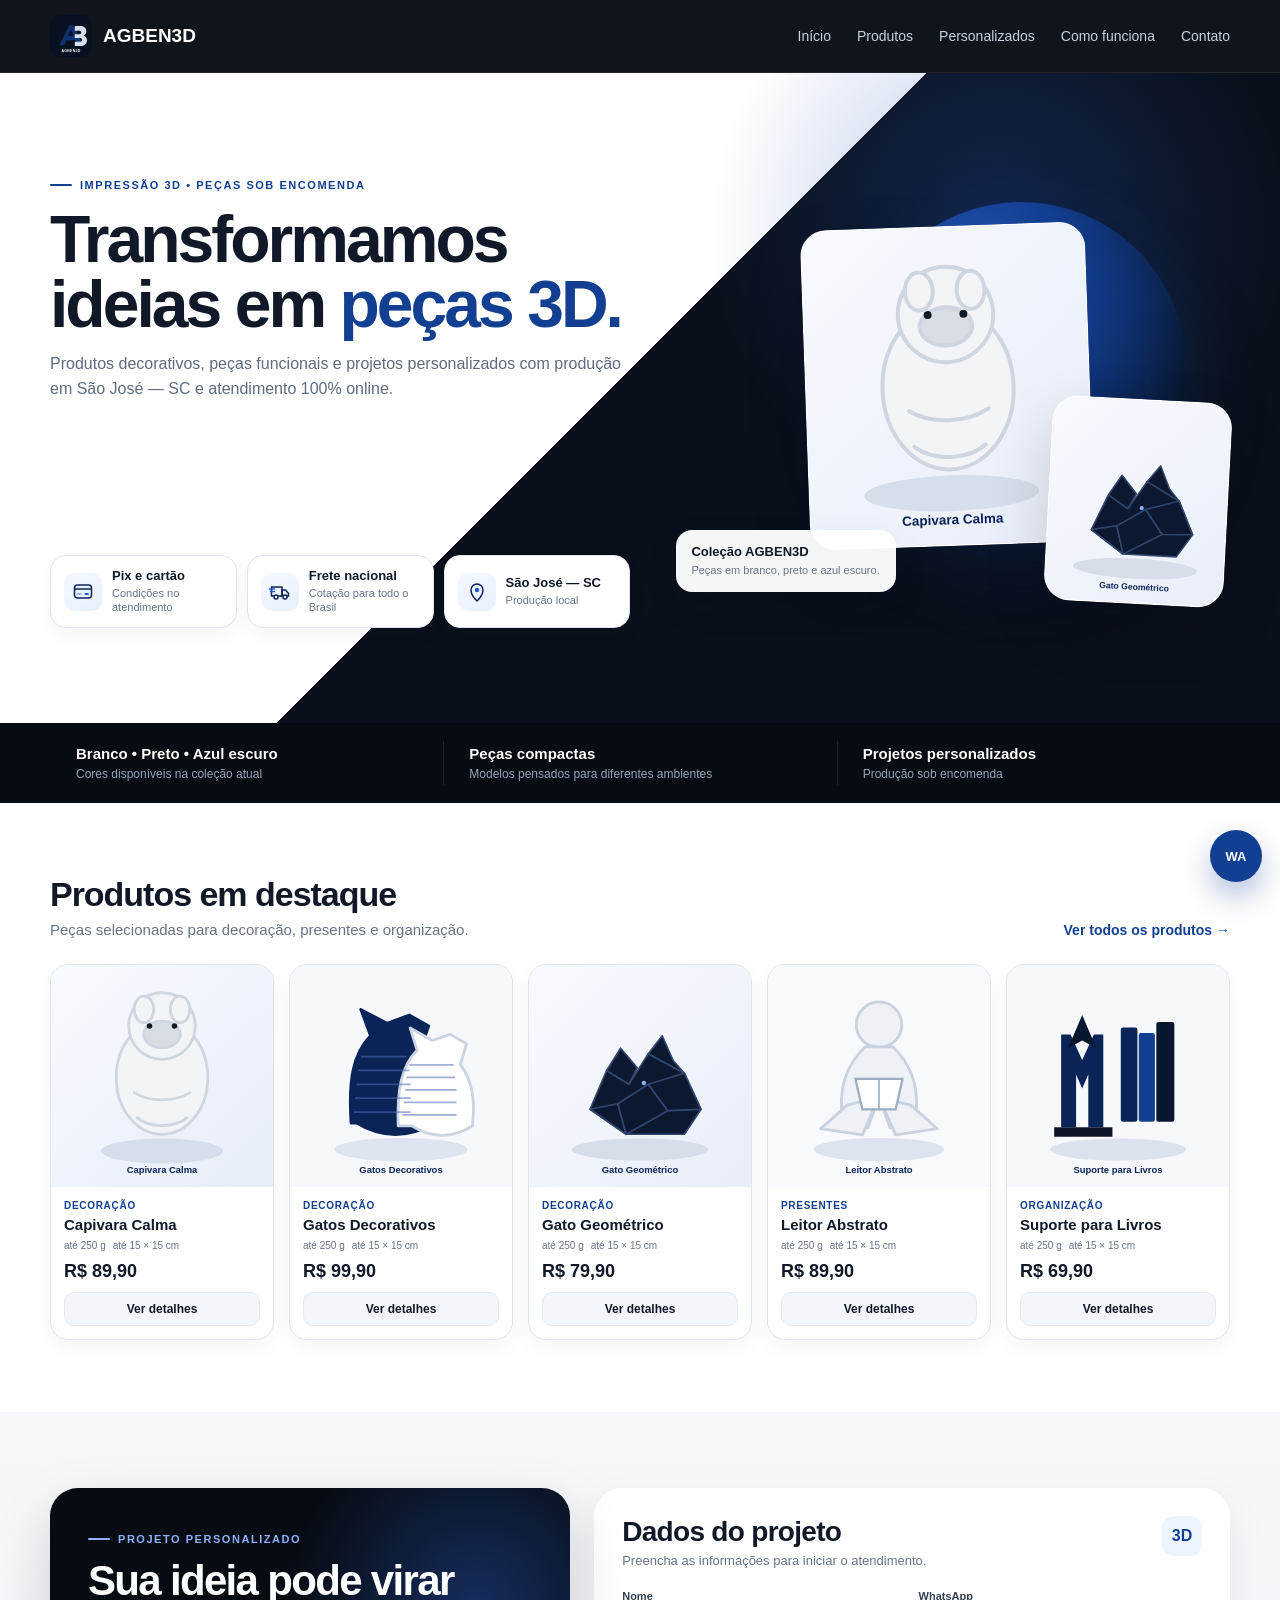
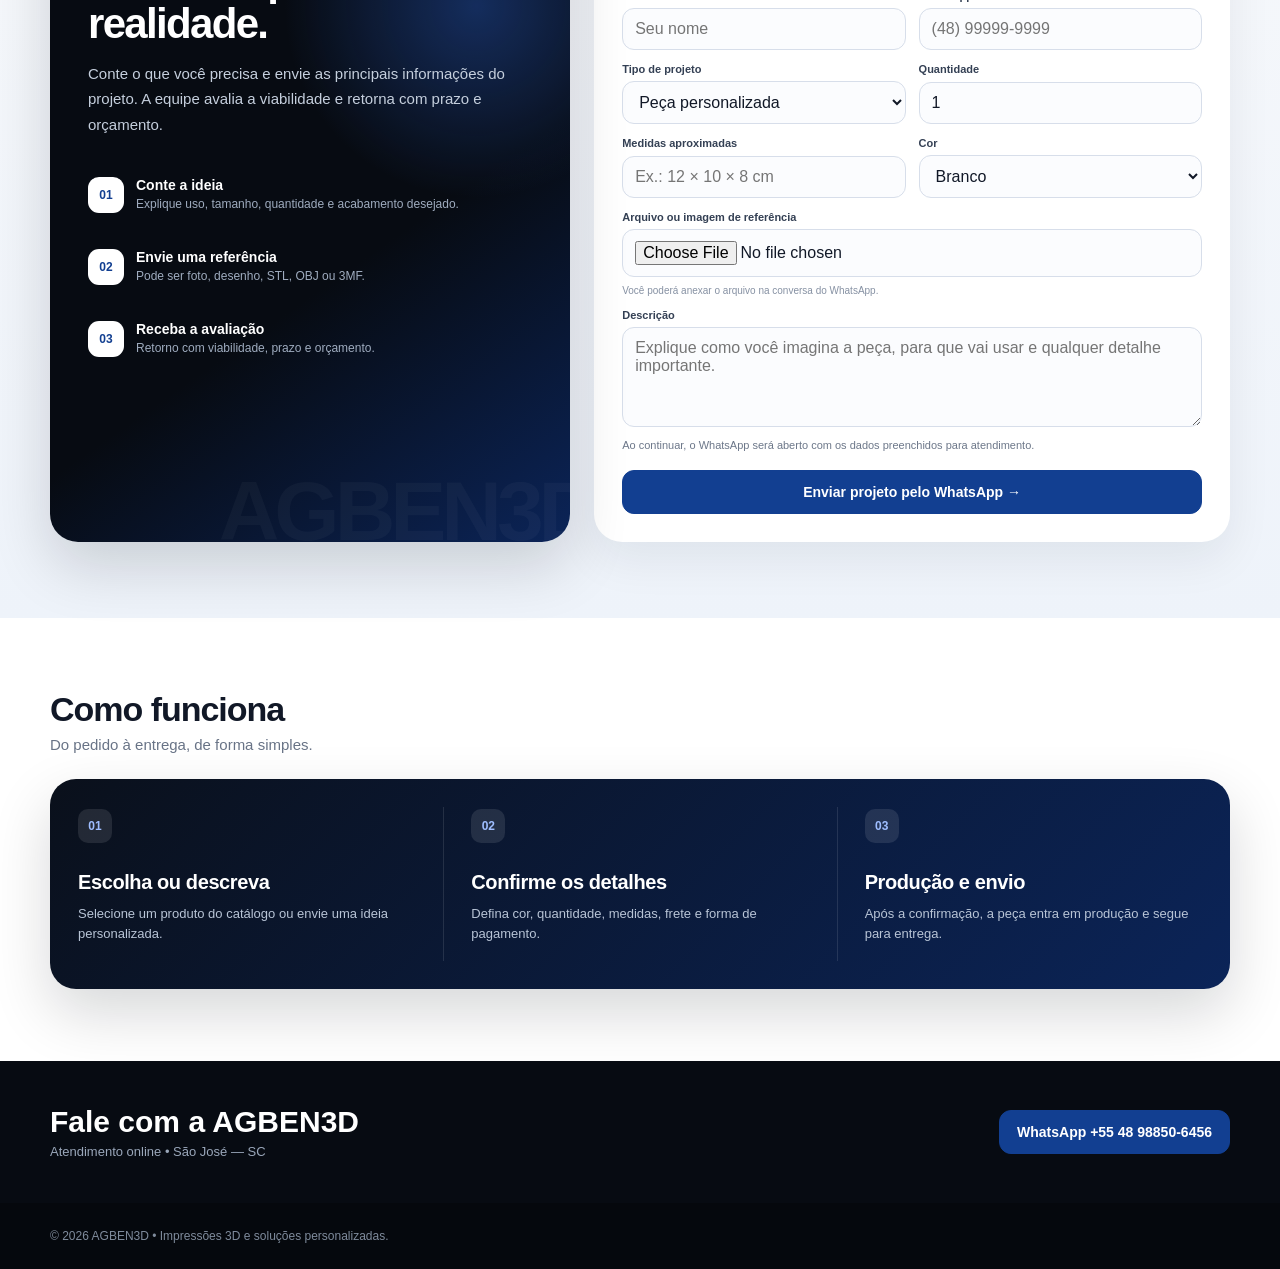
<file: index.html>
<!doctype html><html lang="pt-BR"><head><meta charset="utf-8"><meta name="viewport" content="width=device-width,initial-scale=1"><title>AGBEN3D — Impressões 3D</title><meta name="description" content="Produtos e projetos personalizados em impressão 3D produzidos em São José - SC."><link rel="icon" type="image/svg+xml" href="assets/favicon.svg"><link rel="stylesheet" href="assets/v5.css"><link rel="stylesheet" href="assets/v5.2.css"><link rel="stylesheet" href="assets/v5.5.css"><link rel="stylesheet" href="assets/v5.6.css"></head><body><header><div class="wrap nav"><a class="brand" href="index.html"><img src="assets/logo.svg" alt="AGBEN3D"><b>AGBEN3D</b></a><a href="#inicio">Início</a><a href="produtos.html">Produtos</a><a href="#personalizados">Personalizados</a><a href="#sobre">Como funciona</a><a href="#contato">Contato</a></div></header><main id="inicio"><section class="hero"><div class="wrap heroGrid"><div class="heroCopy"><div class="eyebrow">IMPRESSÃO 3D • PEÇAS SOB ENCOMENDA</div><div class="heroTextStage"><article class="heroSlide active"><h1>Transformamos ideias em <span>peças 3D.</span></h1><p>Produtos decorativos, peças funcionais e projetos personalizados com produção em São José — SC e atendimento 100% online.</p></article><article class="heroSlide"><h1>Da sua ideia para algo <span>real.</span></h1><p>Envie uma referência, desenho ou arquivo 3D e transforme seu projeto em uma peça produzida sob medida.</p></article><article class="heroSlide"><h1>Impressão 3D para <span>decorar, presentear e criar.</span></h1><p>Peças compactas, modernas e personalizáveis para ambientes, presentes e soluções do dia a dia.</p></article></div><div class="heroActions"><a class="btn primary" href="produtos.html">Ver todos os produtos →</a><a class="btn black" href="#personalizados">Enviar projeto</a></div><div class="trustRow"><div class="trustItem"><div class="trustIcon"><img src="assets/icon-payment.svg" alt="Pagamento"></div><div><b>Pix e cartão</b><span>Condições no atendimento</span></div></div><div class="trustItem"><div class="trustIcon"><img src="assets/icon-shipping.svg" alt="Frete"></div><div><b>Frete nacional</b><span>Cotação para todo o Brasil</span></div></div><div class="trustItem"><div class="trustIcon"><img src="assets/icon-location.svg" alt="Localização"></div><div><b>São José — SC</b><span>Produção local</span></div></div></div></div><div class="heroVisual"><div class="glow"></div><div class="visualCard main"><img id="heroMain" src="assets/capivara.svg" alt="Produto 3D em destaque"></div><div class="visualCard side"><img id="heroSide" src="assets/gato-geometrico.svg" alt="Produto 3D em destaque"></div><div class="visualBadge"><b id="heroBadgeTitle">Coleção AGBEN3D</b><span id="heroBadgeText">Peças em branco, preto e azul escuro.</span></div></div></div></section><section class="featureStrip"><div class="wrap"><div class="feature"><b>Branco • Preto • Azul escuro</b><span>Cores disponíveis na coleção atual</span></div><div class="feature"><b>Peças compactas</b><span>Modelos pensados para diferentes ambientes</span></div><div class="feature"><b>Projetos personalizados</b><span>Produção sob encomenda</span></div></div></section><section class="section reveal" id="produtos"><div class="wrap"><div class="sectionHead"><div><h2>Produtos em destaque</h2><p>Peças selecionadas para decoração, presentes e organização.</p></div><a class="sectionLink" href="produtos.html">Ver todos os produtos →</a></div><div class="products" id="products"></div></div></section><section class="projectSection" id="personalizados"><div class="wrap projectGrid"><div class="projectStory reveal"><div class="eyebrow">PROJETO PERSONALIZADO</div><h2>Sua ideia pode virar realidade.</h2><p>Conte o que você precisa e envie as principais informações do projeto. A equipe avalia a viabilidade e retorna com prazo e orçamento.</p><div class="projectSteps"><div class="projectStep"><div class="projectStepNum">01</div><div><b>Conte a ideia</b><span>Explique uso, tamanho, quantidade e acabamento desejado.</span></div></div><div class="projectStep"><div class="projectStepNum">02</div><div><b>Envie uma referência</b><span>Pode ser foto, desenho, STL, OBJ ou 3MF.</span></div></div><div class="projectStep"><div class="projectStepNum">03</div><div><b>Receba a avaliação</b><span>Retorno com viabilidade, prazo e orçamento.</span></div></div></div></div><form class="projectForm reveal" id="projectForm"><div class="formTitle"><div><h3>Dados do projeto</h3><p>Preencha as informações para iniciar o atendimento.</p></div><div class="formMark">3D</div></div><div class="fields"><div class="field"><label for="nome">Nome</label><input id="nome" required placeholder="Seu nome"></div><div class="field"><label for="fone">WhatsApp</label><input id="fone" placeholder="(48) 99999-9999"></div><div class="field"><label for="tipo">Tipo de projeto</label><select id="tipo"><option>Peça personalizada</option><option>Decoração</option><option>Peça funcional</option><option>Brinde / lote</option><option>Outro</option></select></div><div class="field"><label for="qtd">Quantidade</label><input id="qtd" type="number" min="1" value="1"></div><div class="field"><label for="med">Medidas aproximadas</label><input id="med" placeholder="Ex.: 12 × 10 × 8 cm"></div><div class="field"><label for="cor">Cor</label><select id="cor"><option>Branco</option><option>Preto</option><option>Azul escuro</option><option>Outra</option></select></div><div class="field full"><label for="arquivo">Arquivo ou imagem de referência</label><input id="arquivo" type="file" accept=".stl,.obj,.3mf,image/*"><div class="fileHelp">Você poderá anexar o arquivo na conversa do WhatsApp.</div></div><div class="field full"><label for="desc">Descrição</label><textarea id="desc" placeholder="Explique como você imagina a peça, para que vai usar e qualquer detalhe importante."></textarea></div></div><p class="formNote">Ao continuar, o WhatsApp será aberto com os dados preenchidos para atendimento.</p><button class="btn primary" type="submit">Enviar projeto pelo WhatsApp →</button></form></div></section><section class="howSection" id="sobre"><div class="wrap"><div class="sectionHead"><div><h2>Como funciona</h2><p>Do pedido à entrega, de forma simples.</p></div></div><div class="howGrid reveal"><article class="howItem"><div class="howIndex">01</div><h3>Escolha ou descreva</h3><p>Selecione um produto do catálogo ou envie uma ideia personalizada.</p></article><article class="howItem"><div class="howIndex">02</div><h3>Confirme os detalhes</h3><p>Defina cor, quantidade, medidas, frete e forma de pagamento.</p></article><article class="howItem"><div class="howIndex">03</div><h3>Produção e envio</h3><p>Após a confirmação, a peça entra em produção e segue para entrega.</p></article></div></div></section><section class="contactBand" id="contato"><div class="wrap"><div><h2>Fale com a AGBEN3D</h2><p>Atendimento online • São José — SC</p></div><a class="btn primary" href="https://wa.me/5548988506456" target="_blank" rel="noopener">WhatsApp +55 48 98850-6456</a></div></section></main><footer><div class="wrap">© 2026 AGBEN3D • Impressões 3D e soluções personalizadas.</div></footer><a class="wa" href="https://wa.me/5548988506456" target="_blank" rel="noopener" aria-label="Falar com a AGBEN3D pelo WhatsApp">WA</a><script src="assets/products-data.js"></script><script src="assets/v5.js"></script></body></html>
</file>
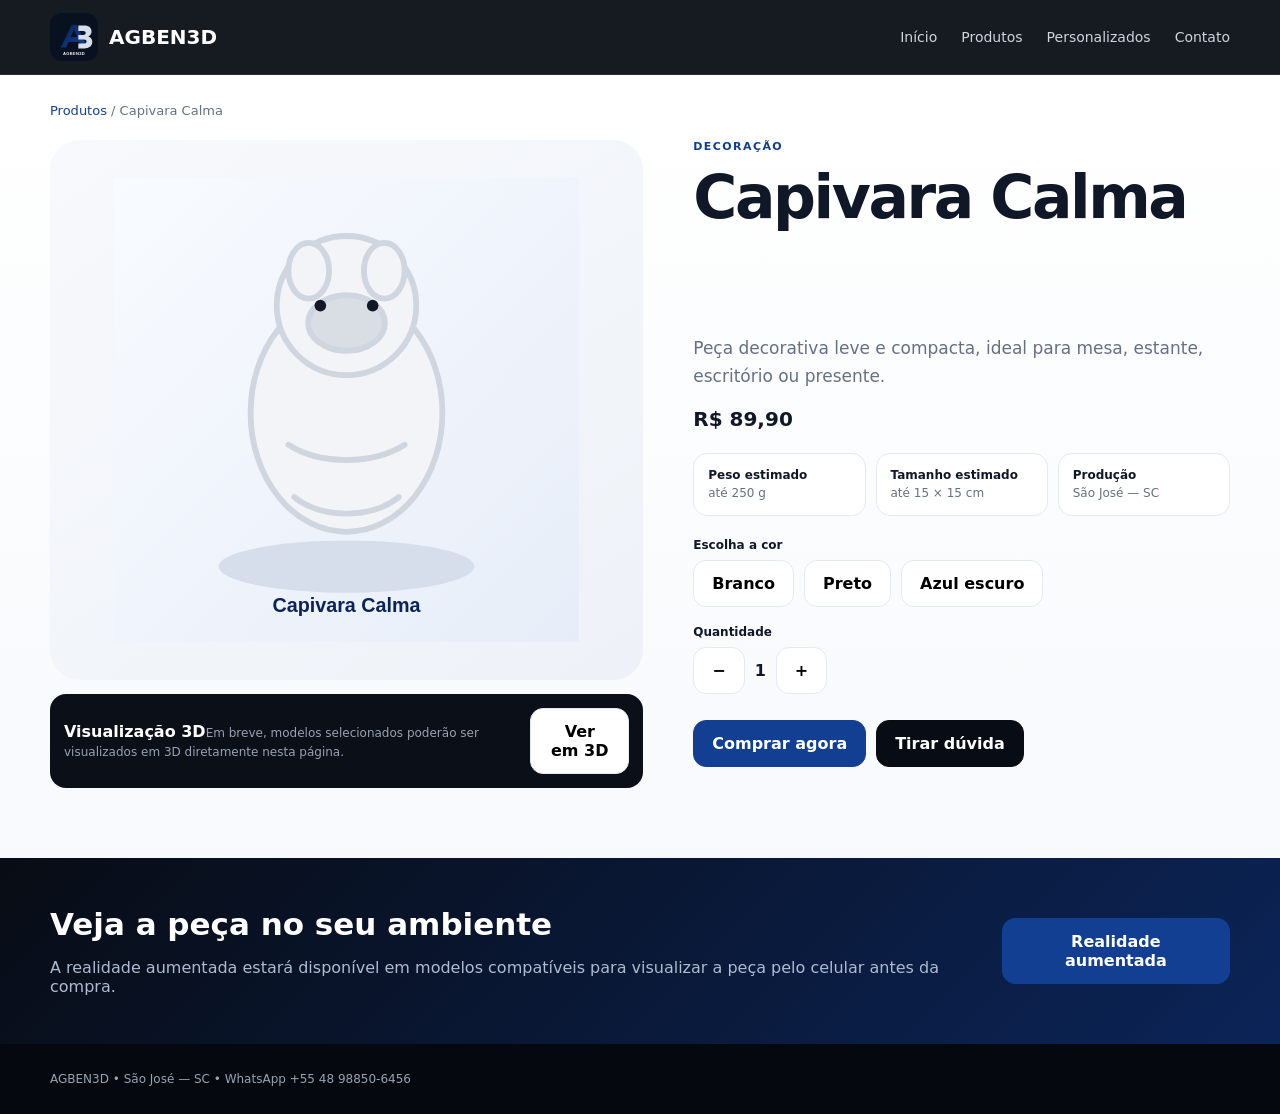
<file: produto.html>
<!doctype html><html lang="pt-BR"><head><meta charset="utf-8"><meta name="viewport" content="width=device-width,initial-scale=1"><title>Produto — AGBEN3D</title><meta name="description" content="Detalhes do produto AGBEN3D."><link rel="icon" type="image/svg+xml" href="assets/favicon.svg"><link rel="stylesheet" href="assets/v4.css"><link rel="stylesheet" href="assets/v5.6.css"></head><body><header><div class="wrap nav"><a class="brand" href="index.html"><img src="assets/logo.svg" alt="AGBEN3D"><b>AGBEN3D</b></a><a href="index.html">Início</a><a href="produtos.html">Produtos</a><a href="index.html#personalizados">Personalizados</a><a href="index.html#contato">Contato</a></div></header><main class="productPage"><div class="wrap"><div style="padding:0 0 22px;color:#667085;font-size:13px"><a href="produtos.html" style="color:#123f91">Produtos</a> / <span id="crumb">Produto</span></div><section class="productGrid"><div><div class="productVisual"><img id="image" src="assets/capivara.svg" alt="Produto AGBEN3D"></div><div class="viewerBox"><div><b>Visualização 3D</b><span>Em breve, modelos selecionados poderão ser visualizados em 3D diretamente nesta página.</span></div><button class="btn" id="viewerBtn" type="button">Ver em 3D</button></div></div><div class="productInfo"><div class="eyebrow" id="cat">DECORAÇÃO</div><h1 id="name">Produto</h1><p class="desc" id="desc"></p><div class="price" id="price">R$ 0,00</div><div class="specs"><div class="spec"><b>Peso estimado</b><span id="weight">—</span></div><div class="spec"><b>Tamanho estimado</b><span id="size">—</span></div><div class="spec"><b>Produção</b><span>São José — SC</span></div></div><div style="font-size:12px;font-weight:800;margin:18px 0 8px">Escolha a cor</div><div id="colors" style="display:flex;gap:10px;flex-wrap:wrap"></div><div style="font-size:12px;font-weight:800;margin:18px 0 8px">Quantidade</div><div style="display:flex;align-items:center;gap:10px"><button class="btn" id="minus" type="button" aria-label="Diminuir quantidade">−</button><b id="q">1</b><button class="btn" id="plus" type="button" aria-label="Aumentar quantidade">+</button></div><div class="actions"><button class="btn primary" id="buy" type="button">Comprar agora</button><a class="btn black" href="https://wa.me/5548988506456" target="_blank" rel="noopener">Tirar dúvida</a></div></div></section></div></main><section class="contactBand"><div class="wrap"><div><h2 style="font-size:31px;margin:0 0 8px">Veja a peça no seu ambiente</h2><p>A realidade aumentada estará disponível em modelos compatíveis para visualizar a peça pelo celular antes da compra.</p></div><button class="btn primary" id="arBtn" type="button">Realidade aumentada</button></div></section><footer><div class="wrap">AGBEN3D • São José — SC • WhatsApp +55 48 98850-6456</div></footer><div class="purchaseModal" id="purchaseModal" role="dialog" aria-modal="true" aria-labelledby="purchaseTitle"><div class="purchaseDialog"><button class="purchaseClose" id="purchaseClose" type="button" aria-label="Fechar">×</button><div class="purchaseIcon">✓</div><h2 id="purchaseTitle">Finalize sua compra com nosso atendimento</h2><p>No momento, o pagamento ainda não pode ser concluído diretamente pelo site. Fale com um de nossos atendentes pelo WhatsApp para confirmar frete, pagamento e concluir seu pedido.</p><div class="purchaseSummary"><b id="summaryProduct">Produto</b><span id="summaryDetails"></span></div><a class="btn primary purchaseCta" id="purchaseWhatsApp" href="#" target="_blank" rel="noopener">Continuar pelo WhatsApp →</a></div></div><script src="assets/products-data.js"></script><script>const data=Object.fromEntries((window.AGBEN_PRODUCTS||[]).map(p=>[p.id,p]));const requestedId=new URLSearchParams(location.search).get('id');const product=data[requestedId]||window.AGBEN_PRODUCTS?.[0];if(!product){location.href='produtos.html'}else{document.title=product.name+' — AGBEN3D';document.getElementById('name').textContent=product.name;document.getElementById('crumb').textContent=product.name;document.getElementById('cat').textContent=product.category.toUpperCase();document.getElementById('price').textContent='R$ '+product.price;document.getElementById('image').src=product.image;document.getElementById('image').alt=product.name;document.getElementById('desc').textContent=product.description;document.getElementById('weight').textContent=product.weight;document.getElementById('size').textContent=product.size;let qty=1;let color=product.colors?.[0]||'Branco';const colors=document.getElementById('colors');colors.innerHTML=(product.colors||['Branco']).map((c,i)=>`<button class="btn color ${i===0?'active':''}" type="button" data-color="${c}">${c}</button>`).join('');document.getElementById('plus').onclick=()=>document.getElementById('q').textContent=++qty;document.getElementById('minus').onclick=()=>{qty=Math.max(1,qty-1);document.getElementById('q').textContent=qty};document.querySelectorAll('.color').forEach(btn=>btn.onclick=()=>{document.querySelectorAll('.color').forEach(el=>el.classList.remove('active'));btn.classList.add('active');color=btn.dataset.color});const modal=document.getElementById('purchaseModal');const closeBtn=document.getElementById('purchaseClose');const wa=document.getElementById('purchaseWhatsApp');function openPurchase(){document.getElementById('summaryProduct').textContent=product.name;document.getElementById('summaryDetails').textContent=`Cor: ${color} • Quantidade: ${qty} • R$ ${product.price} cada`;const msg=`Olá AGBEN3D! Quero concluir a compra.%0A%0AProduto: ${encodeURIComponent(product.name)}%0ACor: ${encodeURIComponent(color)}%0AQuantidade: ${qty}%0AValor unitário: R$ ${product.price}%0A%0APodem me ajudar com frete e pagamento?`;wa.href='https://wa.me/5548988506456?text='+msg;modal.classList.add('open');document.body.style.overflow='hidden'}function closePurchase(){modal.classList.remove('open');document.body.style.overflow=''}document.getElementById('buy').onclick=openPurchase;closeBtn.onclick=closePurchase;modal.onclick=e=>{if(e.target===modal)closePurchase()};document.addEventListener('keydown',e=>{if(e.key==='Escape'&&modal.classList.contains('open'))closePurchase()});const soon=()=>alert('Este recurso estará disponível em breve.');document.getElementById('viewerBtn').onclick=soon;document.getElementById('arBtn').onclick=soon;}</script></body></html>
</file>
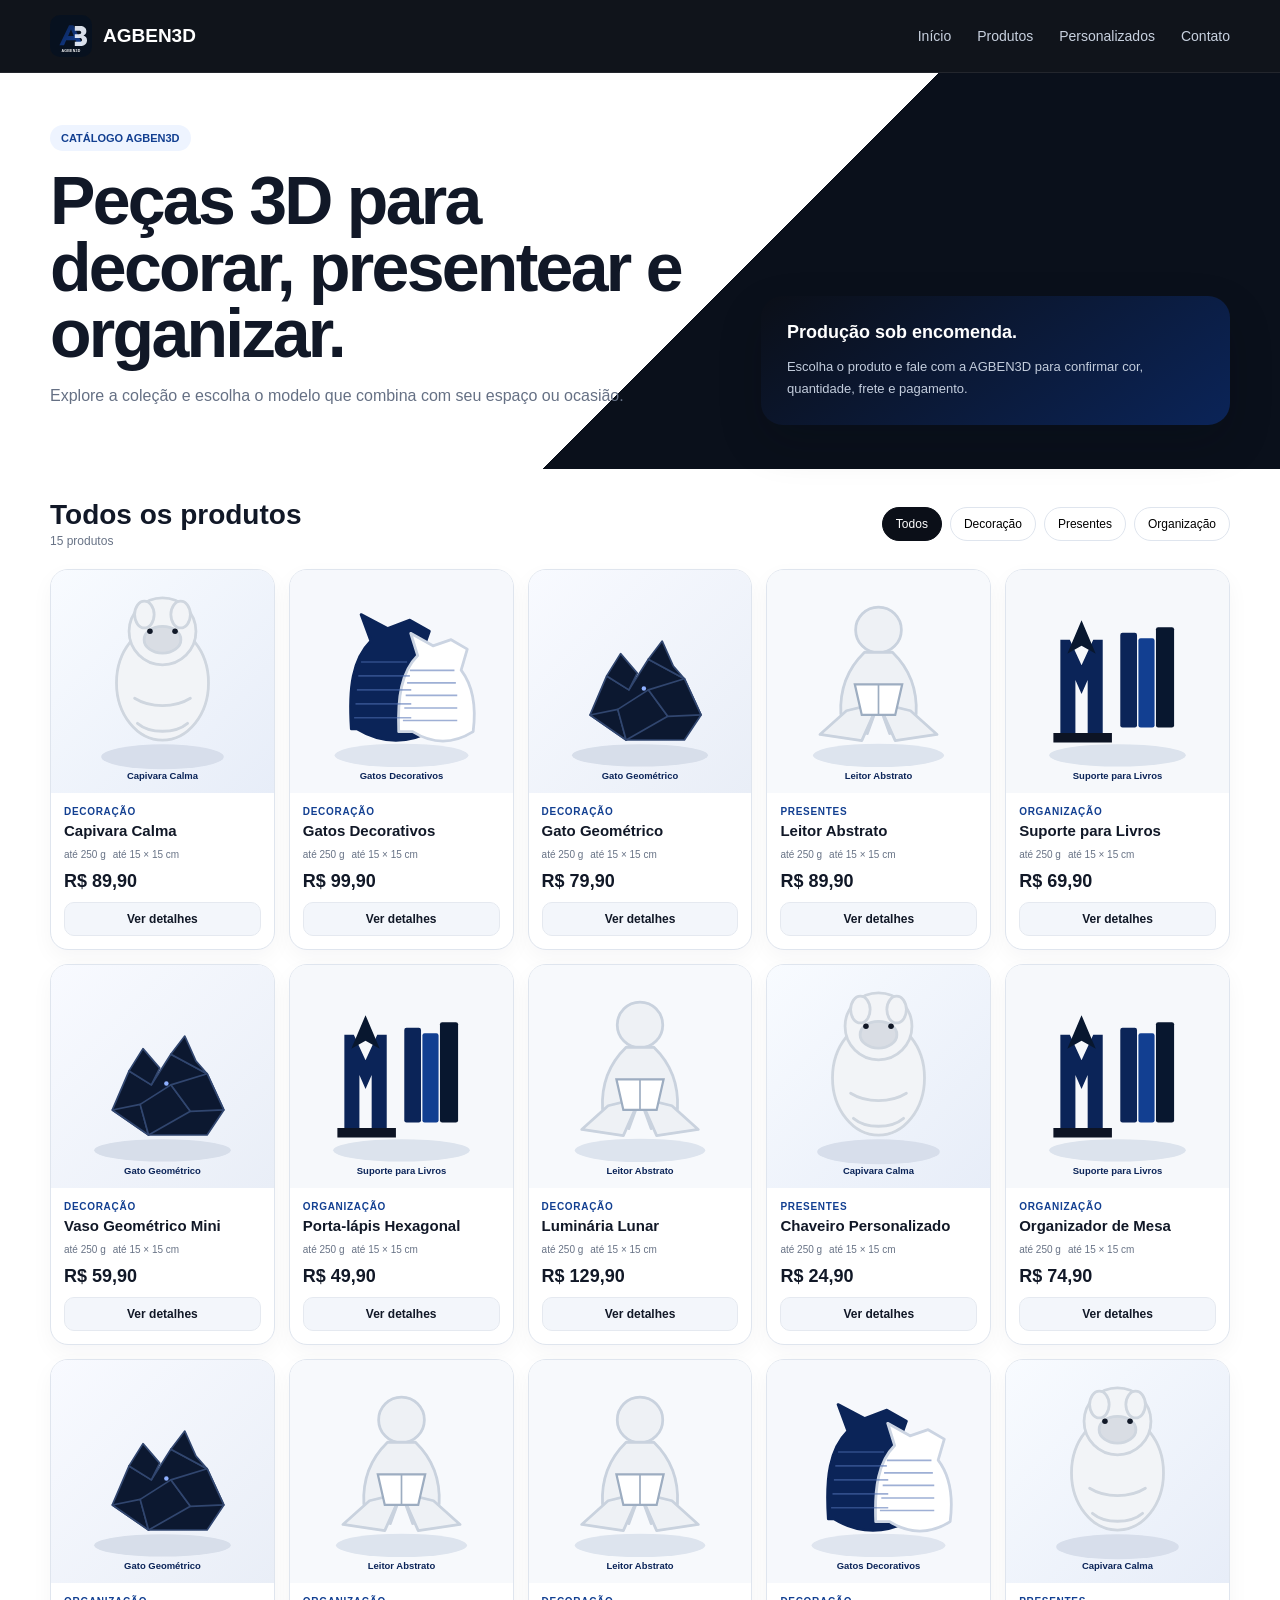
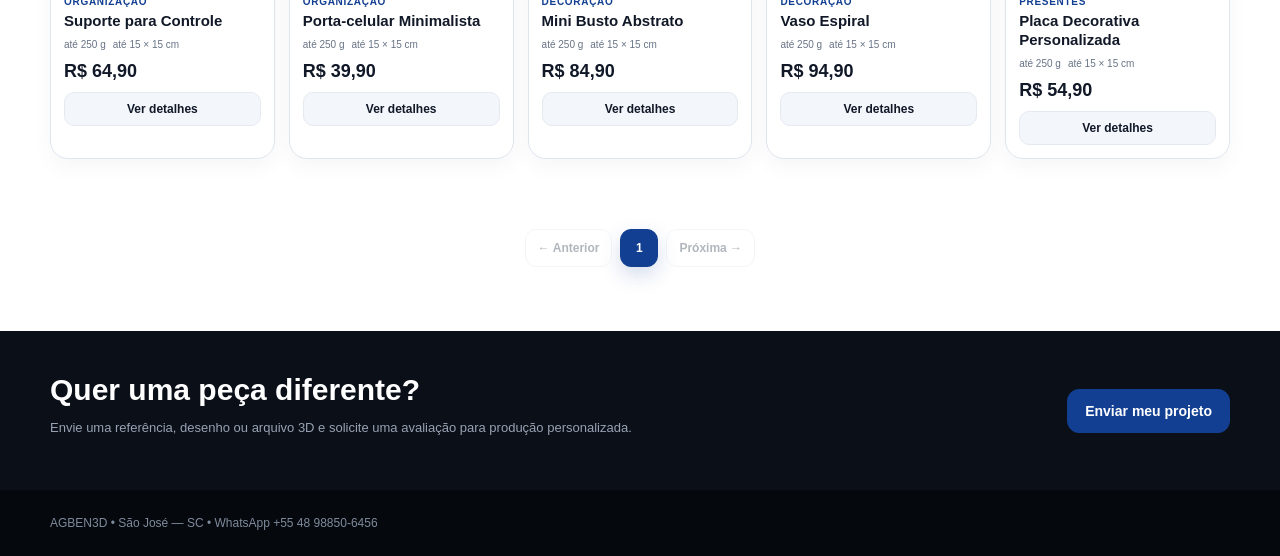
<file: produtos.html>
<!doctype html><html lang="pt-BR"><head><meta charset="utf-8"><meta name="viewport" content="width=device-width,initial-scale=1"><title>Produtos — AGBEN3D</title><meta name="description" content="Catálogo de produtos em impressão 3D da AGBEN3D."><link rel="icon" type="image/svg+xml" href="assets/favicon.svg"><link rel="stylesheet" href="assets/v5.css"><link rel="stylesheet" href="assets/v5.3.css"><link rel="stylesheet" href="assets/v5.4.css"><link rel="stylesheet" href="assets/v5.5.css"></head><body><header><div class="wrap nav"><a class="brand" href="index.html"><img src="assets/logo.svg" alt="AGBEN3D"><b>AGBEN3D</b></a><a href="index.html">Início</a><a href="produtos.html">Produtos</a><a href="index.html#personalizados">Personalizados</a><a href="index.html#contato">Contato</a></div></header><section class="catalogHero"><div class="wrap catalogHeroInner"><div><span class="catalogBadge">CATÁLOGO AGBEN3D</span><h1>Peças 3D para decorar, presentear e organizar.</h1><p>Explore a coleção e escolha o modelo que combina com seu espaço ou ocasião.</p></div><div class="catalogSide"><b>Produção sob encomenda.</b><p>Escolha o produto e fale com a AGBEN3D para confirmar cor, quantidade, frete e pagamento.</p></div></div></section><main class="wrap"><div class="catalogTools"><div><h2>Todos os produtos</h2><span id="catalogCount" style="color:#687386;font-size:12px">15 produtos</span></div><div class="filters"><button class="filter active" data-filter="Todos">Todos</button><button class="filter" data-filter="Decoração">Decoração</button><button class="filter" data-filter="Presentes">Presentes</button><button class="filter" data-filter="Organização">Organização</button></div></div><div class="catalogGrid" id="grid"></div><nav class="catalogPager" id="catalogPager" aria-label="Paginação de produtos"></nav></main><section class="darkband"><div class="wrap"><div><h2 style="font-size:30px;margin:0 0 8px">Quer uma peça diferente?</h2><p>Envie uma referência, desenho ou arquivo 3D e solicite uma avaliação para produção personalizada.</p></div><a class="btn primary" style="max-width:210px" href="index.html#personalizados">Enviar meu projeto</a></div></section><footer><div class="wrap">AGBEN3D • São José — SC • WhatsApp +55 48 98850-6456</div></footer><script src="assets/products-data.js"></script><script src="assets/v5.js"></script></body></html>
</file>
<file: assets/v5.css>
:root{--b:#123f91;--bd:#0b2458;--k:#070b12;--k2:#0d1320;--ink:#111827;--m:#687386;--l:#dfe5ee;--s:#f4f7fb;--w:#fff;--sh:0 14px 36px rgba(8,16,32,.08);--sh2:0 24px 60px rgba(7,11,18,.16)}*{box-sizing:border-box}html{scroll-behavior:smooth}body{margin:0;font-family:"Segoe UI Variable","Segoe UI","Helvetica Neue",Arial,sans-serif;color:var(--ink);background:#fff;-webkit-font-smoothing:antialiased}a{text-decoration:none;color:inherit}button,input,select,textarea{font:inherit}img{display:block;max-width:100%}.wrap{width:min(1180px,calc(100% - 32px));margin:auto}header{position:sticky;top:0;z-index:50;background:rgba(7,11,18,.96);backdrop-filter:blur(14px);border-bottom:1px solid rgba(255,255,255,.08)}.nav{height:72px;display:flex;align-items:center;gap:26px;color:#fff}.brand{display:flex;align-items:center;gap:11px;margin-right:auto}.brand img{width:42px;height:42px;border-radius:10px}.brand b{font-size:19px}.nav>a:not(.brand){font-size:14px;color:#c8d1df;transition:.2s}.nav>a:not(.brand):hover{color:#fff}.hero{position:relative;overflow:hidden;min-height:590px;background:radial-gradient(circle at 78% 24%,rgba(35,82,180,.32),transparent 26%),linear-gradient(135deg,#fff 0 48%,#0a101b 48% 100%)}.heroGrid{min-height:590px;display:grid;grid-template-columns:1.02fr .98fr;gap:42px;align-items:center}.heroCopy{position:relative;z-index:3;padding:54px 0}.eyebrow{display:inline-flex;align-items:center;gap:8px;font-size:11px;font-weight:800;letter-spacing:.14em;text-transform:uppercase;color:var(--b)}.eyebrow:before{content:"";width:22px;height:2px;background:var(--b);border-radius:2px}.heroTextStage{position:relative;height:228px;margin-top:16px}.heroSlide{position:absolute;inset:0;opacity:0;transform:translateY(10px);transition:opacity .5s ease,transform .5s ease;pointer-events:none}.heroSlide.active{opacity:1;transform:none;pointer-events:auto}.heroSlide h1{font-size:clamp(44px,5.8vw,74px);line-height:.98;letter-spacing:-.045em;margin:0 0 16px;max-width:650px}.heroSlide h1 span{color:var(--b)}.heroSlide p{margin:0;max-width:590px;color:#5f6b7e;font-size:17px;line-height:1.65}.heroActions{display:flex;gap:10px;flex-wrap:wrap;margin-top:18px}.btn{display:inline-flex;align-items:center;justify-content:center;min-height:44px;padding:0 17px;border-radius:12px;border:1px solid var(--l);background:#fff;font-weight:750;font-size:14px;transition:transform .2s ease,box-shadow .2s ease,background .2s ease}.btn:hover{transform:translateY(-2px);box-shadow:0 12px 24px rgba(8,16,32,.09)}.btn.primary{background:var(--b);color:#fff;border-color:var(--b)}.btn.black{background:var(--k);color:#fff;border-color:var(--k)}.trustRow{display:grid;grid-template-columns:repeat(3,minmax(0,1fr));gap:10px;margin-top:24px}.trustItem{display:flex;align-items:center;gap:10px;min-height:70px;padding:12px 13px;border:1px solid var(--l);border-radius:16px;background:#fff;box-shadow:0 8px 20px rgba(16,24,40,.04)}.trustIcon{width:30px;height:30px;flex:0 0 30px;display:grid;place-items:center;border-radius:9px;background:#eef4ff;color:var(--b);font-size:11px;font-weight:900}.trustItem b{display:block;font-size:13px;line-height:1.2}.trustItem span{display:block;color:var(--m);font-size:11px;margin-top:3px;line-height:1.25}.heroVisual{position:relative;min-height:500px}.glow{position:absolute;right:44px;top:54px;width:330px;height:330px;border-radius:50%;background:radial-gradient(circle at 35% 30%,#315fc5,#123f91 38%,#071328 76%);box-shadow:0 34px 80px rgba(18,63,145,.28)}.visualCard{position:absolute;overflow:hidden;border-radius:26px;background:#fff;box-shadow:var(--sh2);border:1px solid rgba(255,255,255,.18);transition:opacity .5s ease,transform .5s ease}.visualCard img{width:100%;height:100%;object-fit:cover}.visualCard.main{width:285px;height:320px;right:140px;top:78px;transform:rotate(-2deg)}.visualCard.side{width:180px;height:205px;right:2px;bottom:44px;transform:rotate(3deg)}.visualBadge{position:absolute;left:4px;bottom:56px;width:220px;padding:14px 15px;border-radius:16px;background:rgba(255,255,255,.96);box-shadow:var(--sh)}.visualBadge b{display:block;font-size:13px;margin-bottom:4px}.visualBadge span{display:block;font-size:11px;color:var(--m);line-height:1.4}.featureStrip{background:var(--k);color:#fff}.featureStrip .wrap{display:grid;grid-template-columns:repeat(3,1fr)}.feature{padding:22px 26px;position:relative}.feature+.feature:before{content:"";position:absolute;left:0;top:18px;bottom:18px;width:1px;background:rgba(255,255,255,.10)}.feature b{font-size:15px}.feature span{display:block;margin-top:4px;color:#98a5b7;font-size:12px}.section{padding:72px 0}.section.soft{background:var(--s)}.sectionHead{display:flex;justify-content:space-between;gap:20px;align-items:end;margin-bottom:26px}.sectionHead h2{font-size:34px;letter-spacing:-.03em;margin:0 0 7px}.sectionHead p{margin:0;color:var(--m);font-size:15px}.sectionLink{color:var(--b);font-size:14px;font-weight:800}.products{display:grid;grid-template-columns:repeat(5,minmax(0,1fr));gap:15px}.productCard{border:1px solid var(--l);border-radius:18px;overflow:hidden;background:#fff;box-shadow:0 8px 22px rgba(16,24,40,.04);transition:transform .22s ease,box-shadow .22s ease,border-color .22s ease}.productCard:hover{transform:translateY(-5px);box-shadow:0 16px 34px rgba(16,24,40,.10);border-color:#cbd5e3}.productPic{aspect-ratio:1/1;background:#f6f8fb;overflow:hidden}.productPic img{width:100%;height:100%;object-fit:cover;transition:transform .3s ease}.productCard:hover .productPic img{transform:scale(1.035)}.productBody{padding:13px}.productCat{font-size:10px;font-weight:800;color:var(--b);letter-spacing:.07em;text-transform:uppercase}.productBody h3{font-size:15px;margin:5px 0 7px}.productMeta{display:flex;gap:7px;flex-wrap:wrap;color:var(--m);font-size:10px}.productPrice{font-size:18px;font-weight:800;margin:10px 0}.productAction{display:block;text-align:center;border-radius:10px;padding:9px 10px;background:#f3f6fb;border:1px solid #e5e9f0;font-size:12px;font-weight:750;transition:.2s}.productAction:hover{background:#eaf1ff;color:var(--b)}.projectSection{padding:76px 0;background:linear-gradient(180deg,#f6f8fb,#eef3fa)}.projectGrid{display:grid;grid-template-columns:.9fr 1.1fr;gap:24px;align-items:stretch}.projectStory{position:relative;overflow:hidden;border-radius:28px;padding:38px;color:#fff;background:radial-gradient(circle at 82% 18%,rgba(39,91,196,.42),transparent 28%),linear-gradient(145deg,#070b12 0 58%,#0b2458 100%);box-shadow:var(--sh2)}.projectStory:after{content:"AGBEN3D";position:absolute;right:-24px;bottom:-18px;font-size:84px;font-weight:900;letter-spacing:-.06em;color:rgba(255,255,255,.035)}.projectStory .eyebrow{color:#8fb0ff}.projectStory .eyebrow:before{background:#8fb0ff}.projectStory h2{font-size:42px;line-height:1.02;letter-spacing:-.04em;margin:15px 0 13px}.projectStory>p{color:#c5cfdd;line-height:1.7;font-size:15px;max-width:510px}.projectSteps{display:grid;gap:12px;margin-top:28px}.projectStep{display:grid;grid-template-columns:36px 1fr;gap:12px;align-items:start;padding:12px 0}.projectStepNum{width:36px;height:36px;border-radius:11px;display:grid;place-items:center;background:#fff;color:var(--b);font-size:12px;font-weight:900}.projectStep b{display:block;font-size:14px}.projectStep span{display:block;font-size:12px;color:#9facbf;margin-top:3px;line-height:1.4}.projectForm{background:#fff;border-radius:28px;padding:28px;box-shadow:0 18px 45px rgba(16,24,40,.07)}.formTitle{display:flex;justify-content:space-between;gap:16px;align-items:flex-start;margin-bottom:22px}.formTitle h3{font-size:28px;letter-spacing:-.025em;margin:0 0 5px}.formTitle p{margin:0;color:var(--m);font-size:13px}.formMark{width:40px;height:40px;border-radius:12px;display:grid;place-items:center;background:#eef4ff;color:var(--b);font-weight:900}.fields{display:grid;grid-template-columns:1fr 1fr;gap:13px}.field{display:grid;gap:6px}.field.full{grid-column:1/-1}.field label{font-size:11px;font-weight:750;color:#344054}.field input,.field select,.field textarea{width:100%;border:1px solid #d7deea;border-radius:12px;background:#fbfcfe;padding:11px 12px;outline:none;color:#111827;transition:border-color .2s,box-shadow .2s,background .2s}.field input:focus,.field select:focus,.field textarea:focus{border-color:#7ea1e9;background:#fff;box-shadow:0 0 0 3px rgba(18,63,145,.08)}.field textarea{min-height:100px;resize:vertical}.formNote{font-size:11px;color:#6c7789;line-height:1.5;margin:10px 0 0}.projectForm .btn{width:100%;margin-top:16px}.fileHelp{font-size:10px;color:#8691a3;margin-top:2px}.howSection{padding:72px 0;background:#fff}.howGrid{display:grid;grid-template-columns:repeat(3,1fr);border-radius:26px;overflow:hidden;background:linear-gradient(135deg,#0a101b,#0b2458);box-shadow:var(--sh2)}.howItem{position:relative;padding:30px 28px;min-height:210px;color:#fff}.howItem+.howItem:before{content:"";position:absolute;left:0;top:28px;bottom:28px;width:1px;background:rgba(255,255,255,.11)}.howIndex{width:34px;height:34px;border-radius:10px;display:grid;place-items:center;background:rgba(255,255,255,.10);color:#9ebdff;font-size:12px;font-weight:900;margin-bottom:28px}.howItem h3{font-size:20px;margin:0 0 10px;letter-spacing:-.02em}.howItem p{margin:0;color:#b8c4d6;line-height:1.6;font-size:13px}.contactBand{padding:44px 0;background:var(--k);color:#fff}.contactBand .wrap{display:flex;justify-content:space-between;align-items:center;gap:24px}.contactBand h2{margin:0 0 5px;font-size:30px}.contactBand p{margin:0;color:#9aa7ba;font-size:13px}footer{background:#05080d;color:#7f8b9c;padding:26px 0;font-size:12px}.wa{position:fixed;right:18px;bottom:18px;z-index:60;width:52px;height:52px;border-radius:50%;display:grid;place-items:center;background:var(--b);color:#fff;font-size:13px;font-weight:900;box-shadow:0 14px 30px rgba(18,63,145,.32);transition:.2s}.wa:hover{transform:scale(1.05)}.reveal{opacity:0;transform:translateY(18px);transition:.65s ease}.reveal.on{opacity:1;transform:none}.catalogHero{background:linear-gradient(135deg,#fff 0 56%,#0a101b 56% 100%);padding:60px 0 54px}.catalogHeroInner{display:grid;grid-template-columns:1.1fr .9fr;gap:36px;align-items:center}.catalogBadge{display:inline-flex;background:#eef4ff;color:var(--b);border-radius:999px;padding:7px 11px;font-size:11px;font-weight:800;margin-bottom:16px}.catalogHero h1{font-size:clamp(42px,6vw,68px);line-height:.98;letter-spacing:-.04em;margin:0 0 14px;max-width:720px}.catalogHero p{max-width:650px;color:#657084;font-size:16px;line-height:1.65}.catalogSide{color:#fff;padding:26px;border-radius:22px;background:linear-gradient(145deg,#0b0f18,#0b2458);box-shadow:0 18px 44px rgba(7,11,18,.18)}.catalogSide b{font-size:18px}.catalogSide p{color:#c3cddd;margin-bottom:0;font-size:13px}.catalogTools{display:flex;justify-content:space-between;gap:16px;align-items:center;padding:30px 0 20px}.catalogTools h2{margin:0;font-size:28px}.filters{display:flex;gap:8px;flex-wrap:wrap}.filter{border:1px solid var(--l);background:#fff;padding:9px 13px;border-radius:999px;cursor:pointer;font-size:12px}.filter.active{background:#0b0f18;color:#fff;border-color:#0b0f18}.catalogGrid{display:grid;grid-template-columns:repeat(4,1fr);gap:16px;padding-bottom:70px}.catalogCard{border:1px solid var(--l);border-radius:18px;overflow:hidden;background:#fff;box-shadow:0 9px 24px rgba(16,24,40,.04);transition:.24s}.catalogCard:hover{transform:translateY(-5px);box-shadow:0 16px 34px rgba(16,24,40,.10)}.catalogImg{aspect-ratio:1/1;background:var(--s);overflow:hidden}.catalogImg img{width:100%;height:100%;object-fit:cover;transition:.35s}.catalogCard:hover img{transform:scale(1.035)}.catalogBody{padding:13px}.catalogCat{color:var(--b);font-size:10px;font-weight:800;text-transform:uppercase;letter-spacing:.08em}.catalogBody h3{margin:5px 0 5px;font-size:16px}.catalogBody p{margin:0;color:var(--m);font-size:12px;line-height:1.45;min-height:52px}.catalogMeta{display:flex;gap:9px;flex-wrap:wrap;margin:10px 0;font-size:10px;color:#687386}.catalogPrice{font-size:19px;font-weight:800}.catalogColors{display:flex;gap:6px;margin:10px 0 12px}.sw{width:15px;height:15px;border-radius:50%;border:1px solid #d0d5dd}.sw.w{background:#fff}.sw.k{background:#111}.sw.n{background:#0b2458}.catalogActions{display:flex;gap:7px}.catalogActions .btn{flex:1;min-height:auto;padding:9px;font-size:11px}.darkband{background:#0b0f18;color:white;padding:42px 0}.darkband .wrap{display:flex;justify-content:space-between;gap:24px;align-items:center}.darkband p{color:#98a2b3;max-width:680px;font-size:13px}@media(max-width:980px){.nav>a:not(.brand){display:none}.hero,.heroGrid{min-height:auto}.hero{background:linear-gradient(180deg,#fff 0 58%,#0a101b 58% 100%)}.heroGrid,.projectGrid,.catalogHeroInner{grid-template-columns:1fr}.heroVisual{min-height:420px}.products{grid-template-columns:repeat(3,1fr)}.howGrid{grid-template-columns:1fr}.howItem+.howItem:before{left:28px;right:28px;top:0;bottom:auto;width:auto;height:1px}.catalogHero{background:linear-gradient(180deg,#fff,#f5f7fb)}.catalogGrid{grid-template-columns:repeat(3,1fr)}}@media(max-width:720px){.catalogGrid{grid-template-columns:repeat(2,1fr)}.darkband .wrap,.catalogTools{display:block}.filters{margin-top:14px}}@media(max-width:680px){.wrap{width:min(100% - 22px,1180px)}.heroCopy{padding:38px 0 24px}.heroTextStage{height:250px}.heroSlide h1{font-size:46px}.trustRow{grid-template-columns:1fr}.heroVisual{min-height:320px}.glow{width:235px;height:235px;right:18px;top:32px}.visualCard.main{width:185px;height:210px;right:58px;top:56px}.visualCard.side{width:120px;height:135px;right:0;bottom:14px}.visualBadge{width:180px;left:0;bottom:8px}.featureStrip .wrap{grid-template-columns:1fr}.feature+.feature:before{left:20px;right:20px;top:0;bottom:auto;width:auto;height:1px}.products{display:flex;overflow:auto;scroll-snap-type:x mandatory}.productCard{min-width:72vw;scroll-snap-align:start}.fields{grid-template-columns:1fr}.field.full{grid-column:auto}.projectStory{padding:30px 24px}.projectStory h2{font-size:36px}.projectForm{padding:22px}.sectionHead,.contactBand .wrap{display:block}.sectionLink{display:inline-block;margin-top:12px}.contactBand .btn{margin-top:16px}}@media(max-width:520px){.catalogGrid{grid-template-columns:1fr 1fr;gap:10px}.catalogBody{padding:10px}.catalogBody p{display:none}.catalogActions{flex-direction:column}.catalogHero{padding:42px 0}}
</file>
<file: assets/v5.2.css>
.heroTextStage{height:330px!important}.heroActions{display:none!important}.trustRow{margin-top:18px!important}.hero,.heroGrid{min-height:650px!important}.trustIcon{width:38px!important;height:38px!important;flex:0 0 38px!important;padding:7px!important;border-radius:11px!important;background:linear-gradient(145deg,#f4f8ff,#e8f0ff)!important}.trustIcon img{width:100%!important;height:100%!important;object-fit:contain!important}.catalogImg{height:180px!important;aspect-ratio:auto!important;display:grid!important;place-items:center!important;padding:16px!important;background:linear-gradient(180deg,#f8faff,#eef3f9)!important}.catalogImg img{width:82%!important;height:82%!important;object-fit:contain!important}.catalogCard:hover .catalogImg img{transform:scale(1.025)!important}@media(max-width:1100px){.heroTextStage{height:350px!important}.heroSlide h1{font-size:clamp(42px,5.2vw,66px)!important}.catalogImg{height:165px!important}}@media(max-width:980px){.hero,.heroGrid{min-height:auto!important}.heroTextStage{height:300px!important}.catalogImg{height:155px!important}}@media(max-width:680px){.heroTextStage{height:330px!important}.heroSlide h1{font-size:42px!important;line-height:1!important}.heroSlide p{font-size:15px!important;line-height:1.55!important}.trustRow{margin-top:12px!important}.trustIcon{width:36px!important;height:36px!important;flex-basis:36px!important}.catalogImg{height:145px!important;padding:12px!important}}
</file>
<file: assets/v5.5.css>
/* V5.5 — refinamento mobile e limpeza do catálogo */

/* Home: mais destaque para o link do catálogo no celular */
@media(max-width:680px){
  #produtos .sectionHead{display:block!important}
  #produtos .sectionLink{
    display:inline-flex!important;
    align-items:center;
    justify-content:center;
    margin-top:16px!important;
    padding:11px 15px;
    border-radius:11px;
    background:#eef4ff;
    border:1px solid #d6e2fb;
    color:var(--b);
    font-size:13px!important;
    font-weight:800;
    box-shadow:0 6px 16px rgba(18,63,145,.07);
  }
}

/* Catálogo: sem repetição dos benefícios da home */
.catalogHero{padding:52px 0 44px}
.catalogHeroInner{grid-template-columns:1.18fr .82fr}
.catalogHero .catalogSide{align-self:end}

/* Cards do catálogo: mesma linguagem da home, sem estourar largura */
.catalogGrid{
  align-items:stretch;
}
.catalogGrid .productCard{
  min-width:0!important;
  width:100%!important;
}
.catalogGrid .productPic{
  aspect-ratio:1/1!important;
  padding:0!important;
}
.catalogGrid .productPic img{
  width:100%!important;
  height:100%!important;
  object-fit:cover!important;
}
.catalogGrid .productBody{
  min-width:0!important;
}
.catalogGrid .productBody h3{
  line-height:1.25;
  overflow-wrap:anywhere;
}
.catalogGrid .productMeta{
  line-height:1.35;
}

@media(max-width:980px){
  .catalogHeroInner{grid-template-columns:1fr!important}
  .catalogHero .catalogSide{margin-top:18px}
}

@media(max-width:680px){
  .catalogHero{
    padding:34px 0 30px!important;
    background:linear-gradient(180deg,#fff,#f6f8fb)!important;
  }
  .catalogHero h1{
    font-size:clamp(36px,11vw,50px)!important;
    line-height:1.02!important;
    margin-bottom:14px!important;
  }
  .catalogHero p{
    font-size:15px!important;
    line-height:1.55!important;
  }
  .catalogHero .catalogSide{
    display:none!important;
  }
  .catalogTools{
    display:block!important;
    padding:24px 0 16px!important;
  }
  .catalogTools h2{
    font-size:29px!important;
  }
  .filters{
    display:flex!important;
    flex-wrap:nowrap!important;
    gap:8px!important;
    overflow-x:auto!important;
    padding:2px 0 6px!important;
    margin-top:14px!important;
    scrollbar-width:none;
  }
  .filters::-webkit-scrollbar{display:none}
  .filter{
    flex:0 0 auto!important;
    white-space:nowrap!important;
    padding:9px 13px!important;
    font-size:12px!important;
  }
  .catalogGrid{
    grid-template-columns:repeat(2,minmax(0,1fr))!important;
    gap:10px!important;
    width:100%!important;
  }
  .catalogGrid .productCard{
    border-radius:14px!important;
    overflow:hidden!important;
  }
  .catalogGrid .productPic{
    aspect-ratio:auto!important;
    height:150px!important;
    background:#f4f7fb!important;
  }
  .catalogGrid .productPic img{
    object-fit:contain!important;
    padding:8px!important;
  }
  .catalogGrid .productBody{
    padding:10px!important;
  }
  .catalogGrid .productCat{
    font-size:9px!important;
    letter-spacing:.06em!important;
  }
  .catalogGrid .productBody h3{
    font-size:14px!important;
    margin:5px 0 7px!important;
    min-height:35px;
  }
  .catalogGrid .productMeta{
    display:grid!important;
    gap:2px!important;
    font-size:9px!important;
  }
  .catalogGrid .productPrice{
    font-size:17px!important;
    margin:9px 0!important;
  }
  .catalogGrid .productAction{
    padding:8px 7px!important;
    font-size:11px!important;
  }
  .catalogPager{
    padding-top:18px!important;
  }
}

@media(max-width:390px){
  .catalogGrid{grid-template-columns:1fr!important}
  .catalogGrid .productPic{height:210px!important}
  .catalogGrid .productBody h3{min-height:auto}
}
</file>
<file: assets/v5.6.css>
/* V5.6 — refinamento profissional, mobile e modal de compra */

/* HOME — compacta os benefícios no celular e evita o grande vazio */
@media(max-width:680px){
  .heroCopy{padding-bottom:18px!important}
  .heroTextStage{height:260px!important}
  .trustRow{
    margin-top:14px!important;
    gap:8px!important;
  }
  .trustItem{
    min-height:58px!important;
    padding:9px 11px!important;
    border-radius:14px!important;
  }
  .trustIcon{
    width:28px!important;height:28px!important;flex:0 0 28px!important;
    border-radius:8px!important;
  }
  .trustIcon img{width:16px!important;height:16px!important}
  .trustItem b{font-size:12px!important}
  .trustItem span{font-size:10px!important}
  .heroVisual{margin-top:-12px!important}
  #produtos .sectionLink{
    padding:12px 17px!important;
    font-size:14px!important;
    border-color:#c5d5f4!important;
    background:#f5f8ff!important;
  }
}

/* COPY/COMPONENTES PROFISSIONAIS */
.professionalMuted{color:#667085;font-size:12px;line-height:1.55}

/* PRODUTO — modal de compra */
.purchaseModal{
  position:fixed;inset:0;z-index:200;
  display:none;align-items:center;justify-content:center;
  padding:18px;background:rgba(5,9,16,.72);backdrop-filter:blur(8px)
}
.purchaseModal.open{display:flex}
.purchaseDialog{
  width:min(520px,100%);background:#fff;border-radius:24px;padding:26px;
  box-shadow:0 28px 80px rgba(0,0,0,.28);position:relative
}
.purchaseClose{
  position:absolute;right:14px;top:14px;width:34px;height:34px;border:0;border-radius:10px;
  background:#f2f4f7;color:#344054;font-size:20px;cursor:pointer
}
.purchaseIcon{
  width:44px;height:44px;border-radius:13px;display:grid;place-items:center;
  background:#eef4ff;color:#123f91;font-weight:900;margin-bottom:16px
}
.purchaseDialog h2{font-size:27px;letter-spacing:-.03em;margin:0 38px 8px 0}
.purchaseDialog p{margin:0;color:#667085;line-height:1.6;font-size:14px}
.purchaseSummary{
  margin:18px 0;padding:14px;border:1px solid #e4e9f1;border-radius:15px;background:#f8fafc
}
.purchaseSummary b{display:block;font-size:13px;margin-bottom:5px}
.purchaseSummary span{display:block;color:#667085;font-size:12px;line-height:1.5}
.purchaseCta{width:100%;margin-top:4px}

/* Remove textos com cara de protótipo quando usados em produto */
.productInfo .presentationNote{display:none}

@media(max-width:620px){
  .purchaseDialog{padding:22px 18px;border-radius:20px}
  .purchaseDialog h2{font-size:23px}
  .productGrid{gap:26px!important}
  .viewerBox{align-items:flex-start!important;flex-direction:column!important}
  .viewerBox .btn{width:100%}
}
</file>
<file: assets/v4.css>
:root{--b:#123f91;--bd:#0b2458;--k:#080c14;--k2:#111827;--m:#667085;--l:#e5e9f1;--s:#f6f8fb;--w:#fff;--sh:0 18px 50px rgba(8,15,28,.10)}*{box-sizing:border-box}html{scroll-behavior:smooth}body{margin:0;font-family:Inter,system-ui,-apple-system,sans-serif;color:#101828;background:#fff}a{text-decoration:none;color:inherit}button,input,select,textarea{font:inherit}.wrap{width:min(1180px,calc(100% - 32px));margin:auto}.reveal{opacity:0;transform:translateY(20px);transition:.7s ease}.reveal.on{opacity:1;transform:none}header{position:sticky;top:0;z-index:50;background:rgba(8,12,20,.94);backdrop-filter:blur(14px);border-bottom:1px solid rgba(255,255,255,.08);color:#fff}.nav{height:74px;display:flex;align-items:center;gap:24px}.brand{display:flex;align-items:center;gap:11px;margin-right:auto}.brand img{width:48px;height:48px;border-radius:12px}.brand b{font-size:20px}.nav>a:not(.brand){font-size:14px;color:#d0d5dd}.nav>a:hover{color:#8fb0ff}.hero{padding:64px 0 50px;background:linear-gradient(135deg,#fff 0 58%,#07101f 58% 78%,#123f91 100%);overflow:hidden}.heroGrid{display:grid;grid-template-columns:1fr 1fr;gap:48px;align-items:center}.eyebrow{font-size:11px;font-weight:900;letter-spacing:.13em;text-transform:uppercase;color:var(--b)}h1{font-size:clamp(48px,6vw,76px);line-height:.98;letter-spacing:-.045em;margin:18px 0;min-height:150px}.hero p{font-size:18px;line-height:1.65;color:var(--m);max-width:620px;min-height:62px}.actions{display:flex;gap:10px;flex-wrap:wrap;margin-top:26px}.btn{display:inline-flex;align-items:center;justify-content:center;border-radius:13px;padding:13px 18px;border:1px solid var(--l);font-weight:850;cursor:pointer;background:#fff;transition:.22s}.btn:hover{transform:translateY(-2px);box-shadow:0 12px 28px rgba(8,15,28,.10)}.btn.primary{background:var(--b);color:#fff;border-color:var(--b)}.btn.black{background:var(--k);color:#fff;border-color:var(--k)}.trust{display:flex;gap:14px;flex-wrap:wrap;margin-top:28px}.trust div{padding:12px 14px;border:1px solid var(--l);border-radius:14px;background:#fff;box-shadow:0 10px 24px rgba(8,15,28,.05);font-size:12px;color:#475467}.trust b{display:block;color:#101828;font-size:13px}.visual{position:relative;min-height:470px}.orb{position:absolute;width:380px;height:380px;border-radius:50%;right:30px;top:24px;background:radial-gradient(circle at 35% 30%,#315fc5,#123f91 35%,#071328 75%);animation:float 6s ease-in-out infinite}.show{position:absolute;border:1px solid rgba(255,255,255,.16);background:#fff;border-radius:26px;overflow:hidden;box-shadow:0 22px 55px rgba(0,0,0,.22);transition:.45s;animation:float 7s ease-in-out infinite}.show.main{width:290px;height:330px;right:145px;top:68px;transform:rotate(-2deg)}.show.side{width:205px;height:230px;right:0;bottom:4px;transform:rotate(3deg);animation-delay:-2s}.show img{width:100%;height:100%;object-fit:cover}.blackStrip{background:#080c14;color:#fff}.blackStrip .wrap{display:grid;grid-template-columns:repeat(3,1fr);gap:1px;background:#202633}.blackStrip div>div{background:#080c14;padding:23px}.blackStrip span{display:block;color:#98a2b3;font-size:12px;margin-top:5px}.section{padding:74px 0}.head{display:flex;justify-content:space-between;gap:20px;align-items:end;margin-bottom:28px}.head h2{margin:0 0 7px;font-size:36px;letter-spacing:-.03em}.head p{margin:0;color:var(--m)}.link{color:var(--b);font-weight:850}.products{display:grid;grid-template-columns:repeat(5,1fr);gap:16px}.card{border:1px solid var(--l);border-radius:20px;overflow:hidden;background:#fff;box-shadow:0 10px 28px rgba(16,24,40,.05);transition:.28s}.card:hover{transform:translateY(-6px);box-shadow:0 18px 38px rgba(16,24,40,.11)}.pic{aspect-ratio:1/1;background:var(--s);overflow:hidden}.pic img{width:100%;height:100%;object-fit:cover;transition:.35s}.card:hover img{transform:scale(1.04)}.cb{padding:15px}.cb small{color:var(--b);font-weight:850}.cb h3{font-size:16px;margin:6px 0}.price{font-size:20px;font-weight:900;margin:12px 0}.meta{font-size:11px;color:var(--m);display:flex;gap:8px;flex-wrap:wrap}.view{display:block;margin-top:13px;padding:10px;text-align:center;border-radius:11px;background:#f7f9fc;border:1px solid var(--l);font-size:12px;font-weight:850}.projectSection{padding:78px 0;background:linear-gradient(180deg,#f6f8fb,#fff)}.project{display:grid;grid-template-columns:.9fr 1.1fr;gap:24px}.idea{background:linear-gradient(145deg,#080c14 0,#111827 55%,#0b2458 100%);color:#fff;border-radius:30px;padding:38px;position:relative;overflow:hidden;box-shadow:var(--sh)}.idea:before{content:"3D";position:absolute;right:-10px;bottom:-34px;font-size:170px;font-weight:900;color:rgba(255,255,255,.045)}.idea h2{font-size:44px;line-height:1.02;letter-spacing:-.04em;margin:14px 0}.idea p{color:#c6cfdd;line-height:1.7}.steps{display:grid;gap:12px;margin-top:28px}.step{display:flex;gap:12px}.num{width:32px;height:32px;flex:0 0 32px;border-radius:50%;display:grid;place-items:center;background:#fff;color:#0b2458;font-weight:900}.step b{display:block}.step span{color:#98a2b3;font-size:12px}.form{background:#fff;border:1px solid var(--l);border-radius:30px;padding:28px;box-shadow:var(--sh)}.form h3{font-size:27px;margin:0 0 6px}.form>p{color:var(--m);font-size:13px;margin:0 0 22px}.fields{display:grid;grid-template-columns:1fr 1fr;gap:13px}.field{display:grid;gap:6px}.field.full{grid-column:1/-1}.field label{font-size:11px;font-weight:850;color:#344054}.field input,.field select,.field textarea{border:1px solid #d8dee8;border-radius:12px;padding:12px 13px;outline:none}.field input:focus,.field select:focus,.field textarea:focus{border-color:#7898dc;box-shadow:0 0 0 3px rgba(18,63,145,.08)}.field textarea{min-height:105px;resize:vertical}.note{font-size:11px!important;line-height:1.5;color:#667085!important;margin-top:10px!important}.form .btn{width:100%;margin-top:16px}.how{display:grid;grid-template-columns:repeat(3,1fr);gap:18px}.how article{border:1px solid var(--l);border-radius:20px;padding:24px;background:#fff;transition:.25s}.how article:hover{transform:translateY(-4px)}.how p{color:var(--m);font-size:13px;line-height:1.55}.contactBand{background:linear-gradient(135deg,#080c14,#0b2458);color:#fff;padding:48px 0}.contactBand .wrap{display:flex;justify-content:space-between;gap:24px;align-items:center}.contactBand p{color:#aebbd1;margin-bottom:0}footer{background:#05080e;color:#98a2b3;padding:28px 0;font-size:12px}.wa{position:fixed;right:18px;bottom:18px;width:56px;height:56px;border-radius:50%;display:grid;place-items:center;background:#123f91;color:#fff;font-weight:900;box-shadow:0 12px 26px rgba(18,63,145,.3);z-index:60}.catalogHero{padding:58px 0;background:linear-gradient(135deg,#fff 0 55%,#080c14 55% 78%,#123f91 100%)}.catalogHero h1{font-size:clamp(40px,6vw,68px);margin:0 0 14px;max-width:700px}.catalogHero p{max-width:650px;color:var(--m);font-size:17px;line-height:1.6}.tools{display:flex;justify-content:space-between;gap:16px;align-items:center;padding:30px 0 20px}.filters{display:flex;gap:8px;flex-wrap:wrap}.filter{border:1px solid var(--l);background:#fff;padding:9px 13px;border-radius:999px;cursor:pointer}.filter.active{background:var(--k);color:#fff;border-color:var(--k)}.grid4{display:grid;grid-template-columns:repeat(4,1fr);gap:16px;padding-bottom:68px}.grid4 .card .body{padding:14px}.grid4 .card .body h3{font-size:16px;margin:6px 0}.grid4 .card .body p{font-size:12px;color:var(--m);line-height:1.45;min-height:52px}.grid4 .card .img{aspect-ratio:1/1;background:var(--s)}.grid4 .card .img img{width:100%;height:100%;object-fit:cover}.grid4 .price{font-size:19px}.catalogActions{display:flex;gap:8px;margin-top:12px}.catalogActions a{flex:1;text-align:center;padding:9px;border-radius:10px;border:1px solid var(--l);font-size:12px;font-weight:850}.catalogActions .buy{background:var(--b);color:#fff;border-color:var(--b)}.productPage{padding:28px 0 70px;background:linear-gradient(180deg,#fff,#f7f9fc)}.productGrid{display:grid;grid-template-columns:1.05fr .95fr;gap:50px}.productVisual{background:linear-gradient(145deg,#f7f9fc,#eef2f8);border-radius:30px;min-height:540px;display:grid;place-items:center;overflow:hidden;position:relative}.productVisual img{width:86%;height:86%;object-fit:contain}.viewerBox{margin-top:14px;padding:14px;border-radius:16px;background:#0b0f18;color:#fff;display:flex;justify-content:space-between;gap:10px;align-items:center}.viewerBox span{font-size:12px;color:#98a2b3}.productInfo h1{font-size:clamp(38px,5vw,60px);line-height:1;letter-spacing:-.04em;margin:14px 0}.productInfo .desc{font-size:17px;color:var(--m);line-height:1.65}.specs{display:grid;grid-template-columns:repeat(3,1fr);gap:10px;margin:22px 0}.spec{border:1px solid var(--l);border-radius:14px;padding:14px;background:#fff}.spec b{display:block;font-size:12px}.spec span{font-size:12px;color:var(--m)}@keyframes float{0%,100%{translate:0 0}50%{translate:0 -10px}}@media(max-width:960px){.nav>a:not(.brand){display:none}.heroGrid,.project,.productGrid{grid-template-columns:1fr}.products{grid-template-columns:repeat(2,1fr)}.grid4{grid-template-columns:repeat(2,1fr)}.visual{min-height:420px}.blackStrip .wrap{grid-template-columns:1fr}.how{grid-template-columns:1fr}.contactBand .wrap{display:block}}@media(max-width:620px){.wrap{width:min(100% - 22px,1180px)}.hero{padding-top:38px;background:linear-gradient(180deg,#fff,#f6f8fb)}.catalogHero{background:linear-gradient(180deg,#fff,#f6f8fb)}.visual{min-height:315px}.orb{width:250px;height:250px}.show.main{width:190px;height:220px;right:60px;top:45px}.show.side{width:130px;height:145px}.products{display:flex;overflow:auto}.card{min-width:78vw}.fields{grid-template-columns:1fr}.field.full{grid-column:auto}.idea h2{font-size:36px}.head,.tools{display:block}.head .link{display:inline-block;margin-top:12px}.filters{margin-top:14px}.grid4{grid-template-columns:1fr 1fr;gap:12px}.grid4 .card .body p{display:none}.productVisual{min-height:360px}.specs{grid-template-columns:1fr 1fr}}
</file>
<file: assets/v5.3.css>
/* V5.3 — catálogo de produtos mais compacto */
.catalogGrid{
  grid-template-columns:repeat(5,minmax(0,1fr))!important;
  gap:14px!important;
}
.catalogCard{
  border-radius:16px!important;
}
.catalogImg{
  aspect-ratio:1/1!important;
  background:#f4f7fb!important;
  padding:10px!important;
}
.catalogImg img{
  width:100%!important;
  height:100%!important;
  object-fit:contain!important;
}
.catalogBody{
  padding:12px!important;
}
.catalogBody h3{
  font-size:15px!important;
}
.catalogBody p{
  font-size:11px!important;
  line-height:1.4!important;
  min-height:46px!important;
}
.catalogPrice{
  font-size:18px!important;
}
.catalogMeta{
  font-size:10px!important;
}
.catalogActions .btn{
  padding:8px!important;
  font-size:10px!important;
}

@media(max-width:1180px){
  .catalogGrid{grid-template-columns:repeat(4,minmax(0,1fr))!important}
}
@media(max-width:900px){
  .catalogGrid{grid-template-columns:repeat(3,minmax(0,1fr))!important}
}
@media(max-width:680px){
  .catalogGrid{grid-template-columns:repeat(2,minmax(0,1fr))!important;gap:10px!important}
  .catalogImg{padding:8px!important}
  .catalogBody{padding:10px!important}
  .catalogBody p{display:none!important}
}
</file>
<file: assets/v5.4.css>
/* V5.4 — paginação do catálogo */
.catalogPager{display:flex;align-items:center;justify-content:center;gap:8px;padding:0 0 64px}
.pageBtn{min-width:38px;height:38px;padding:0 12px;border:1px solid var(--l);border-radius:11px;background:#fff;color:#344054;font-weight:750;font-size:12px;cursor:pointer;transition:.2s}
.pageBtn:hover:not(:disabled){border-color:#9bb6ea;color:var(--b);transform:translateY(-1px)}
.pageBtn.active{background:var(--b);border-color:var(--b);color:#fff;box-shadow:0 8px 20px rgba(18,63,145,.18)}
.pageBtn:disabled{opacity:.38;cursor:not-allowed}
.pageSummary{display:none;color:#687386;font-size:12px;font-weight:700;min-width:54px;text-align:center}
@media(max-width:560px){.catalogPager{justify-content:space-between}.catalogPager .pageNumber{display:none}.pageSummary{display:block}.pageBtn{height:40px;min-width:96px}}
</file>
